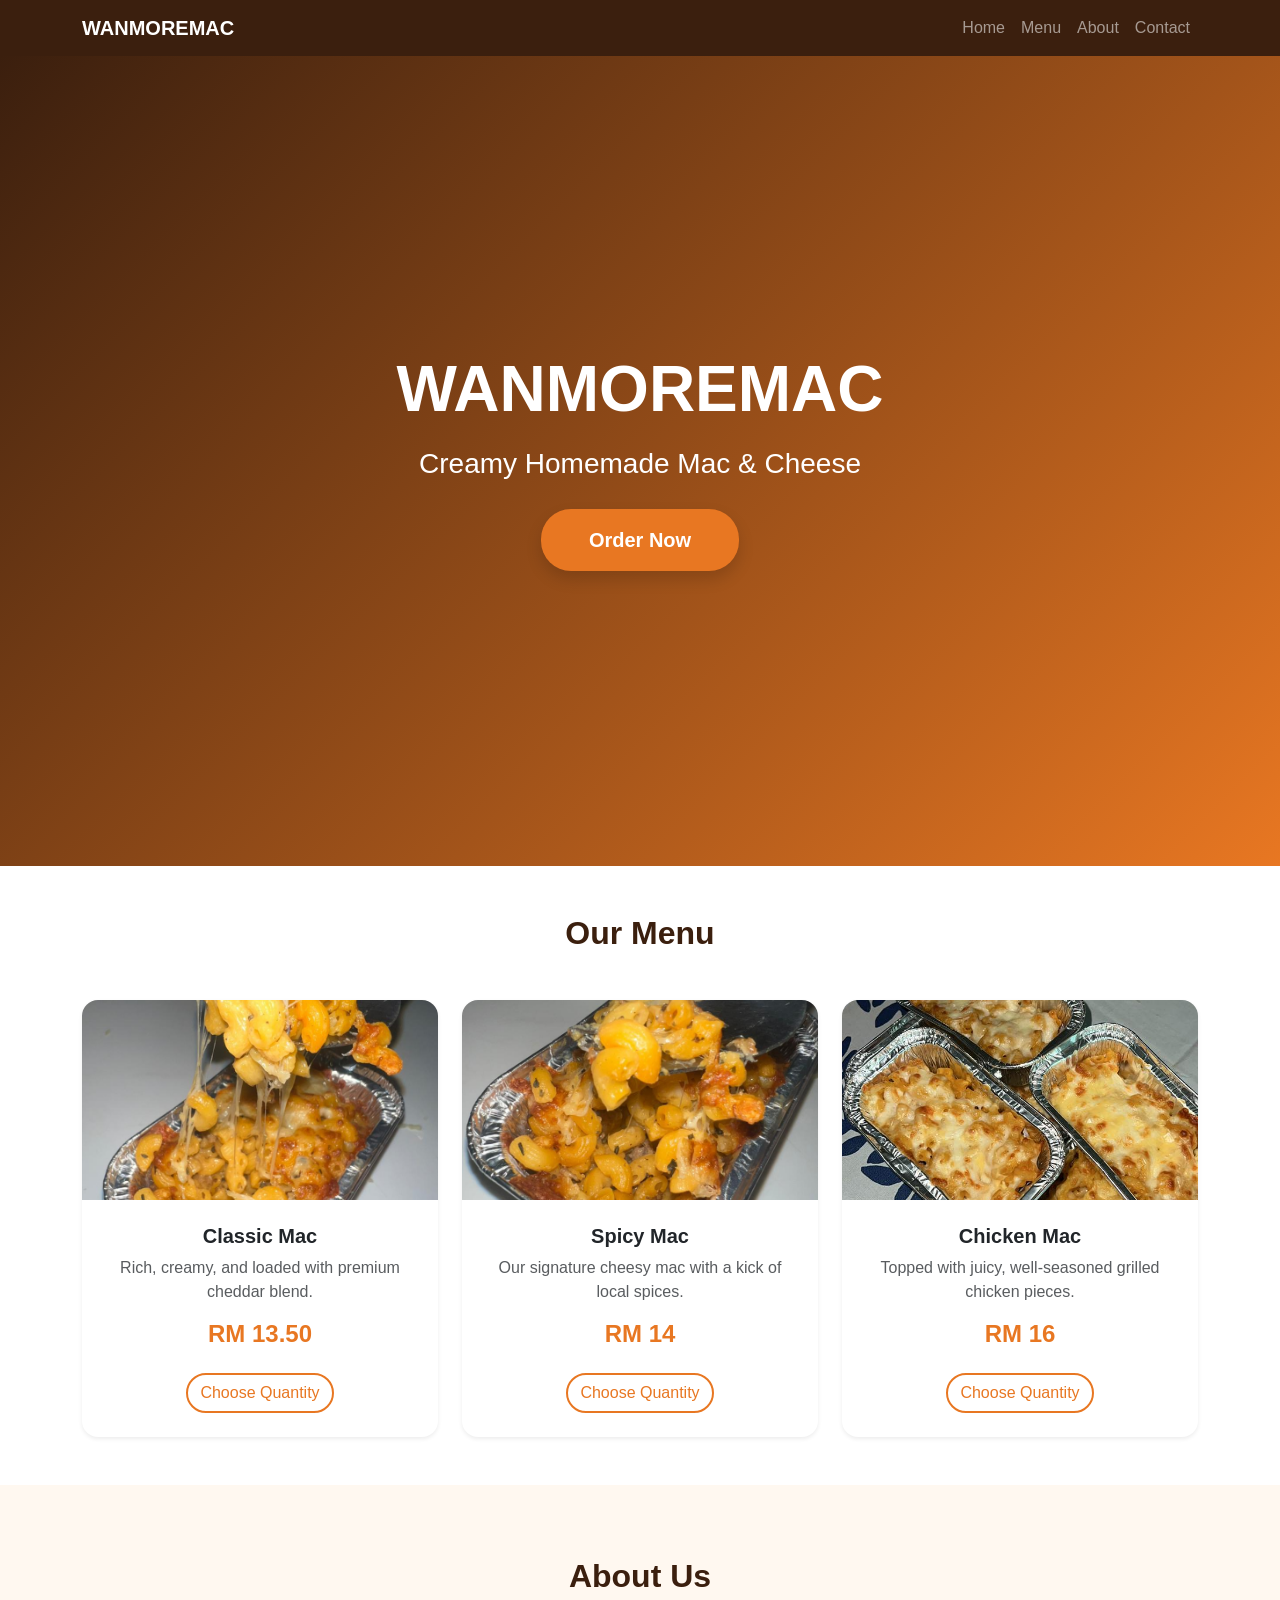
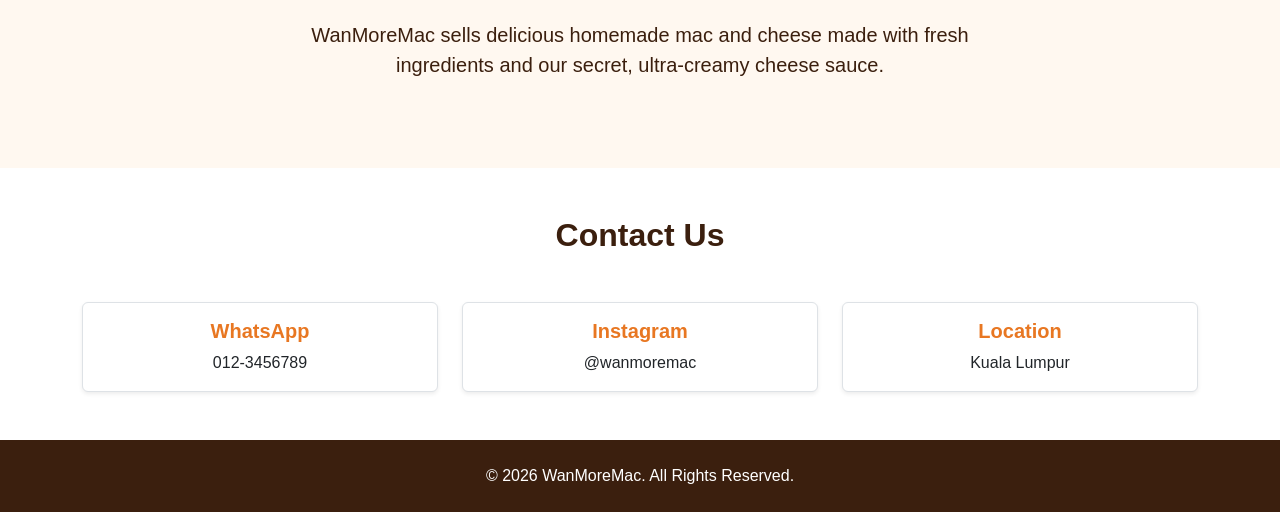
<file: index.html>
<!DOCTYPE html>
<html lang="en">
<head>
    <meta charset="UTF-8">
    <meta name="viewport" content="width=device-width, initial-scale=1.0">
    <title>WanMoreMac | UPTM Cloud Computing Project</title>
    <link href="https://cdn.jsdelivr.net/npm/bootstrap@5.3.2/dist/css/bootstrap.min.css" rel="stylesheet">
    <link rel="stylesheet" href="style.css">
</head>
<body>

    <nav class="navbar navbar-expand-lg navbar-dark sticky-top">
        <div class="container">
            <a class="navbar-brand fw-bold" href="#">WANMOREMAC</a>
            <button class="navbar-toggler" type="button" data-bs-toggle="collapse" data-bs-target="#navbarNav" aria-controls="navbarNav" aria-expanded="false" aria-label="Toggle navigation">
                <span class="navbar-toggler-icon"></span>
            </button>
            <div class="collapse navbar-collapse" id="navbarNav">
                <ul class="navbar-nav ms-auto">
                    <li class="nav-item"><a class="nav-link" href="#home">Home</a></li>
                    <li class="nav-item"><a class="nav-link" href="#menu">Menu</a></li>
                    <li class="nav-item"><a class="nav-link" href="#about">About</a></li>
                    <li class="nav-item"><a class="nav-link" href="#contact">Contact</a></li>
                </ul>
            </div>
        </div>
    </nav>

    <section id="home" class="hero-section d-flex align-items-center text-center">
        <div class="container">
            <h1 class="display-3 fw-bold mb-3">WANMOREMAC</h1>
            <p class="lead mb-4 fs-3">Creamy Homemade Mac &amp; Cheese</p>
            <a href="#menu" class="btn btn-order btn-lg px-5 py-3 fw-bold shadow">Order Now</a>
        </div>
    </section>

    <section id="menu" class="py-5">
        <div class="container">
            <h2 class="text-center fw-bold mb-5 section-title">Our Menu</h2>
            <div class="row g-4 justify-content-center">
                <div class="col-md-4 col-sm-6">
                    <a href="order.html?item=Classic%20Mac&price=12&image=classic-mac.jpeg" class="text-decoration-none text-reset menu-card-link">
                        <div class="card h-100 shadow-sm border-0">
                            <img src="classic-mac.jpeg" class="card-img-top" alt="Classic Mac">
                            <div class="card-body text-center p-4">
                                <h5 class="card-title fw-bold">Classic Mac</h5>
                                <p class="card-text text-muted">Rich, creamy, and loaded with premium cheddar blend.</p>
                                <h4 class="fw-bold price-tag">RM 13.50</h4>
                                <span class="btn btn-outline-orange mt-3">Choose Quantity</span>
                            </div>
                        </div>
                    </a>
                </div>
                <div class="col-md-4 col-sm-6">
                    <a href="order.html?item=Spicy%20Mac&price=14&image=spicy-mac.jpeg" class="text-decoration-none text-reset menu-card-link">
                        <div class="card h-100 shadow-sm border-0">
                            <img src="spicy-mac.jpeg" class="card-img-top" alt="Spicy Mac">
                            <div class="card-body text-center p-4">
                                <h5 class="card-title fw-bold">Spicy Mac</h5>
                                <p class="card-text text-muted">Our signature cheesy mac with a kick of local spices.</p>
                                <h4 class="fw-bold price-tag">RM 14</h4>
                                <span class="btn btn-outline-orange mt-3">Choose Quantity</span>
                            </div>
                        </div>
                    </a>
                </div>
                <div class="col-md-4 col-sm-6">
                    <a href="order.html?item=Chicken%20Mac&price=16&image=chicken-mac.jpeg" class="text-decoration-none text-reset menu-card-link">
                        <div class="card h-100 shadow-sm border-0">
                            <img src="chicken-mac.jpeg" class="card-img-top" alt="Chicken Mac">
                            <div class="card-body text-center p-4">
                                <h5 class="card-title fw-bold">Chicken Mac</h5>
                                <p class="card-text text-muted">Topped with juicy, well-seasoned grilled chicken pieces.</p>
                                <h4 class="fw-bold price-tag">RM 16</h4>
                                <span class="btn btn-outline-orange mt-3">Choose Quantity</span>
                            </div>
                        </div>
                    </a>
                </div>
            </div>
        </div>
    </section>

    <section id="about" class="py-5 text-center bg-cream">
        <div class="container py-4">
            <h2 class="fw-bold mb-4 section-title">About Us</h2>
            <div class="row justify-content-center">
                <div class="col-md-8">
                    <p class="lead fs-5 text-dark-brown">
                        WanMoreMac sells delicious homemade mac and cheese made with fresh ingredients and our secret, ultra-creamy cheese sauce.
                    </p>
                </div>
            </div>
        </div>
    </section>

    <section id="contact" class="py-5">
        <div class="container text-center">
            <h2 class="fw-bold mb-5 section-title">Contact Us</h2>
            <div class="row justify-content-center g-4">
                <div class="col-md-4">
                    <div class="p-3 border rounded shadow-sm bg-white">
                        <h5 class="fw-bold text-orange">WhatsApp</h5>
                        <p class="mb-0"><a href="https://wa.me/60123456789" target="_blank" rel="noopener noreferrer" class="text-decoration-none text-dark">012-3456789</a></p>
                    </div>
                </div>
                <div class="col-md-4">
                    <div class="p-3 border rounded shadow-sm bg-white">
                        <h5 class="fw-bold text-orange">Instagram</h5>
                        <p class="mb-0"><a href="https://instagram.com" target="_blank" rel="noopener noreferrer" class="text-decoration-none text-dark">@wanmoremac</a></p>
                    </div>
                </div>
                <div class="col-md-4">
                    <div class="p-3 border rounded shadow-sm bg-white">
                        <h5 class="fw-bold text-orange">Location</h5>
                        <p class="mb-0 text-dark">Kuala Lumpur</p>
                    </div>
                </div>
            </div>
        </div>
    </section>

    <footer class="text-center py-4 text-white">
        <p class="mb-0">&copy; 2026 WanMoreMac. All Rights Reserved.</p>
    </footer>

    <script src="https://cdn.jsdelivr.net/npm/bootstrap@5.3.2/dist/js/bootstrap.bundle.min.js"></script>
</body>
</html>
</file>
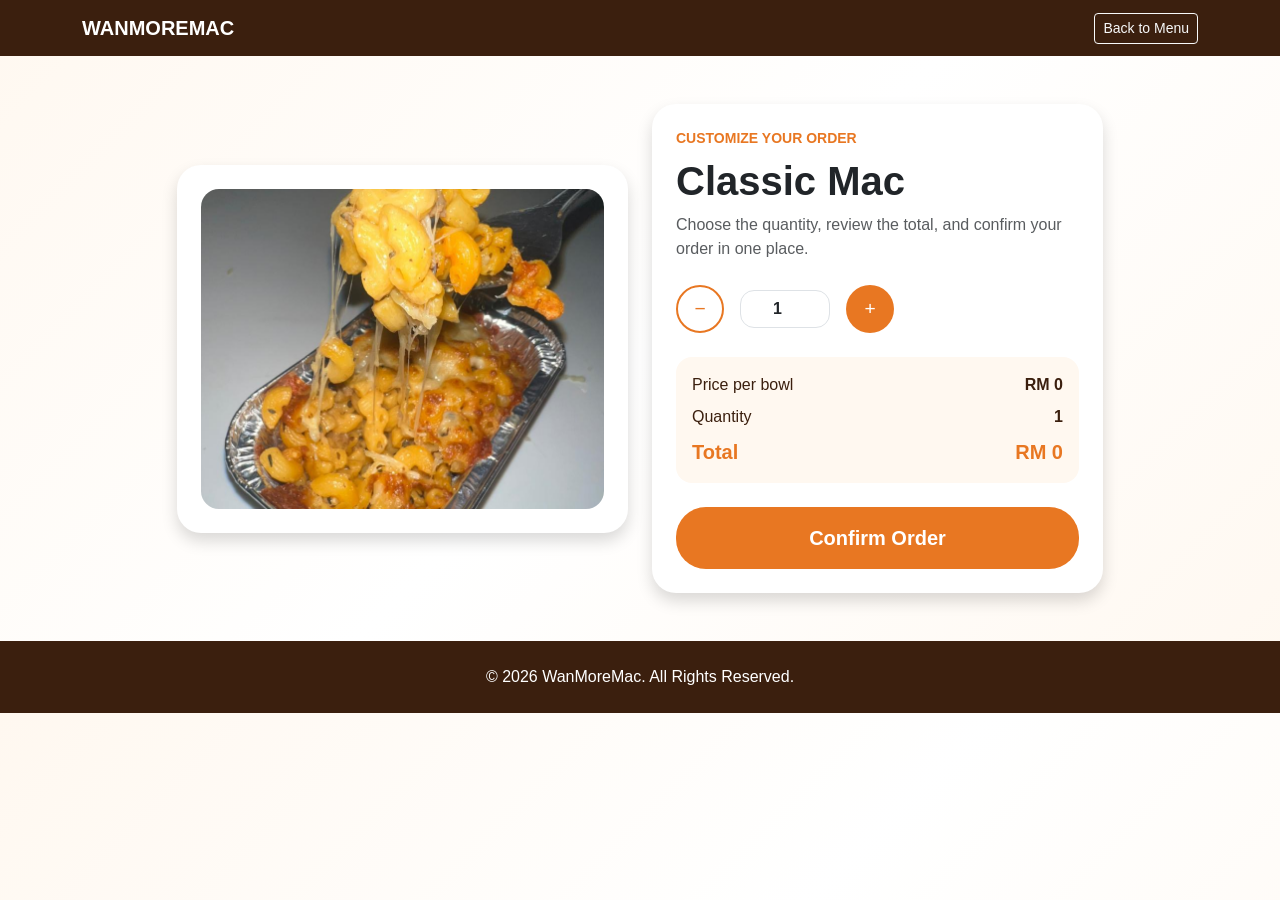
<file: order.html>
<!DOCTYPE html>
<html lang="en">
<head>
    <meta charset="UTF-8">
    <meta name="viewport" content="width=device-width, initial-scale=1.0">
    <title>WanMoreMac | Place Your Order</title>
    <link href="https://cdn.jsdelivr.net/npm/bootstrap@5.3.2/dist/css/bootstrap.min.css" rel="stylesheet">
    <link rel="stylesheet" href="style.css">
</head>
<body class="order-page-bg">
    <nav class="navbar navbar-expand-lg navbar-dark sticky-top">
        <div class="container">
            <a class="navbar-brand fw-bold" href="index.html">WANMOREMAC</a>
            <a class="btn btn-outline-light btn-sm" href="index.html#menu">Back to Menu</a>
        </div>
    </nav>

    <main class="py-5">
        <div class="container">
            <div class="row g-4 align-items-center justify-content-center">
                <div class="col-lg-5">
                    <div class="card shadow order-card p-3 p-md-4">
                        <img id="itemImage" class="order-image" src="" alt="Selected menu item">
                    </div>
                </div>
                <div class="col-lg-5">
                    <div class="card shadow order-card p-4">
                        <p class="text-uppercase small text-orange fw-semibold mb-2">Customize your order</p>
                        <h1 id="itemName" class="fw-bold mb-2">Menu Item</h1>
                        <p class="text-muted mb-4">Choose the quantity, review the total, and confirm your order in one place.</p>

                        <div class="d-flex align-items-center gap-3 mb-4">
                            <button type="button" id="decreaseBtn" class="btn btn-outline-orange quantity-btn">−</button>
                            <input id="quantityInput" class="form-control text-center quantity-input" type="number" min="1" max="10" value="1">
                            <button type="button" id="increaseBtn" class="btn btn-order quantity-btn">+</button>
                        </div>

                        <div class="bg-cream rounded-4 p-3 mb-4">
                            <div class="d-flex justify-content-between text-dark-brown mb-2">
                                <span>Price per bowl</span>
                                <strong id="unitPrice">RM 0</strong>
                            </div>
                            <div class="d-flex justify-content-between text-dark-brown mb-2">
                                <span>Quantity</span>
                                <strong id="qtyDisplay">1</strong>
                            </div>
                            <div class="d-flex justify-content-between fs-5 fw-bold text-orange">
                                <span>Total</span>
                                <strong id="totalPrice">RM 0</strong>
                            </div>
                        </div>

                        <button id="confirmBtn" class="btn btn-order btn-lg w-100 py-3 fw-bold">Confirm Order</button>
                        <p id="confirmationMessage" class="mt-3 text-success fw-semibold d-none">Your order has been confirmed.</p>
                    </div>
                </div>
            </div>
        </div>
    </main>

    <footer class="text-center py-4 text-white">
        <p class="mb-0">&copy; 2026 WanMoreMac. All Rights Reserved.</p>
    </footer>

    <script>
        const params = new URLSearchParams(window.location.search);
        const itemName = params.get('item') || 'Classic Mac';
        const price = Number(params.get('price') || 0);
        const image = params.get('image') || 'classic-mac.jpeg';

        const itemNameEl = document.getElementById('itemName');
        const itemImageEl = document.getElementById('itemImage');
        const unitPriceEl = document.getElementById('unitPrice');
        const qtyDisplayEl = document.getElementById('qtyDisplay');
        const totalPriceEl = document.getElementById('totalPrice');
        const quantityInputEl = document.getElementById('quantityInput');
        const confirmBtn = document.getElementById('confirmBtn');
        const confirmationMessageEl = document.getElementById('confirmationMessage');

        itemNameEl.textContent = itemName;
        itemImageEl.src = image;
        itemImageEl.alt = itemName;
        unitPriceEl.textContent = 'RM ' + price;

        function updateTotal() {
            let qty = Number(quantityInputEl.value) || 1;
            if (qty < 1) qty = 1;
            if (qty > 10) qty = 10;
            quantityInputEl.value = qty;
            qtyDisplayEl.textContent = qty;
            totalPriceEl.textContent = 'RM ' + (price * qty);
        }

        document.getElementById('increaseBtn').addEventListener('click', function () {
            quantityInputEl.value = Math.min(10, Number(quantityInputEl.value || 1) + 1);
            updateTotal();
        });

        document.getElementById('decreaseBtn').addEventListener('click', function () {
            quantityInputEl.value = Math.max(1, Number(quantityInputEl.value || 1) - 1);
            updateTotal();
        });

        quantityInputEl.addEventListener('input', updateTotal);

        confirmBtn.addEventListener('click', function () {
            const qty = Number(quantityInputEl.value) || 1;
            confirmationMessageEl.textContent = 'Order confirmed: ' + qty + ' bowl(s) of ' + itemName + ' for RM ' + (price * qty) + '.';
            confirmationMessageEl.classList.remove('d-none');
        });

        updateTotal();
    </script>
</body>
</html>
</file>
<file: style.css>
/* ===== COLORS & BASE ===== */
:root {
    --orange: #e87722;
    --dark-brown: #3b1f0e;
    --cream: #fff8f0;
}

body {
    font-family: 'Segoe UI', sans-serif;
    color: #333;
}

/* ===== NAVBAR ===== */
.navbar {
    background-color: var(--dark-brown);
}

/* ===== HERO SECTION ===== */
.hero-section {
    background: linear-gradient(135deg, #3b1f0e, #e87722);
    color: white;
    min-height: 90vh;
}

.hero-logo {
    width: 140px;
    border-radius: 50%;
}

/* ===== BUTTONS ===== */
.btn-order {
    background-color: var(--orange);
    color: white;
    border: none;
    border-radius: 30px;
}

.btn-order:hover {
    background-color: #c9621a;
    color: white;
}

.btn-outline-orange {
    border: 2px solid var(--orange);
    color: var(--orange);
    border-radius: 30px;
}

.btn-outline-orange:hover {
    background-color: var(--orange);
    color: white;
}

/* ===== SECTIONS ===== */
.bg-cream {
    background-color: var(--cream);
}

.section-title {
    color: var(--dark-brown);
}

/* ===== COLORS ===== */
.text-orange {
    color: var(--orange) !important;
}

.text-dark-brown {
    color: var(--dark-brown) !important;
}

/* ===== PRICE TAG ===== */
.price-tag {
    color: var(--orange);
}

/* ===== CARDS ===== */
.card {
    border-radius: 16px;
    overflow: hidden;
}

.card-img-top {
    height: 200px;
    object-fit: cover;
}

/* ===== MENU CARD LINK ===== */
.menu-card-link {
    display: block;
    transition: transform 0.18s ease, box-shadow 0.18s ease;
}

.menu-card-link:hover {
    transform: translateY(-4px);
}

/* ===== ORDER PAGE ===== */
.order-page-bg {
    background: linear-gradient(135deg, #fff8f0 0%, #fff 50%, #fff8f0 100%);
}

.order-card {
    border: none;
    border-radius: 24px;
}

.order-image {
    width: 100%;
    height: 320px;
    object-fit: cover;
    border-radius: 18px;
}

.quantity-btn {
    width: 48px;
    height: 48px;
    border-radius: 50%;
    font-size: 1.2rem;
    display: inline-flex;
    align-items: center;
    justify-content: center;
}

.quantity-input {
    width: 90px;
    font-weight: 700;
    border-radius: 14px;
}

/* ===== FOOTER ===== */
footer {
    background-color: var(--dark-brown);
}
</file>
